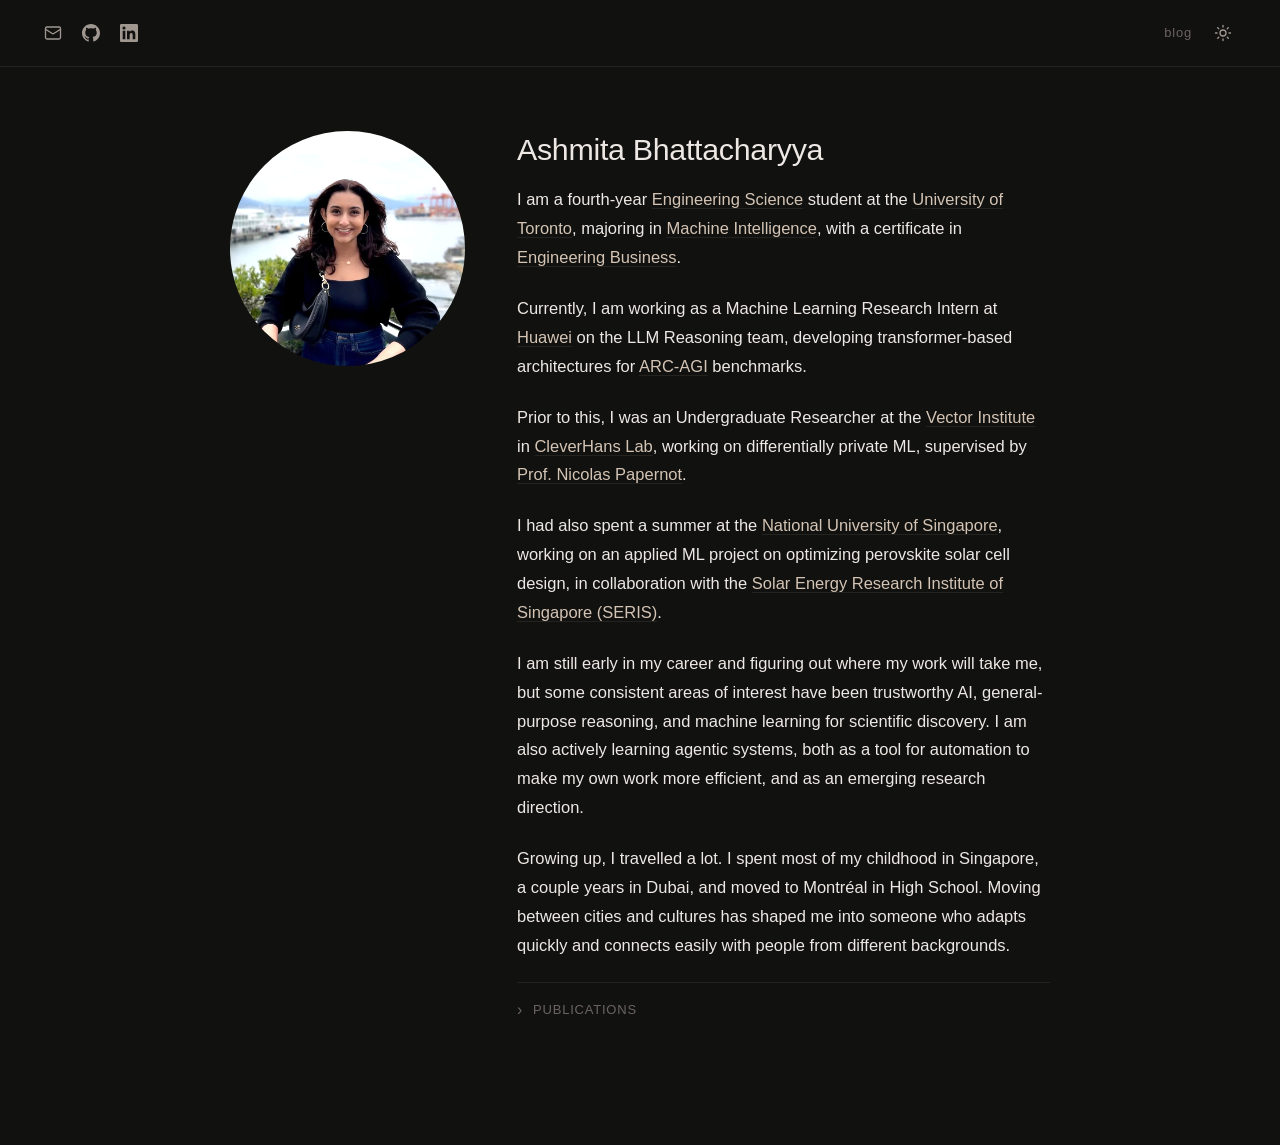
<file: index.html>
<!DOCTYPE html>
<html lang="en" data-theme="dark">
<head>
    <meta charset="UTF-8">
    <meta name="viewport" content="width=device-width, initial-scale=1.0">
    <title>Ashmita Bhattacharyya</title>
    <link rel="stylesheet" href="styles.css">
</head>
<body>
    <header>
        <div class="header-left">
            <a href="mailto:ashmita.bhattacharyya@mail.utoronto.ca" aria-label="Email">
                <svg xmlns="http://www.w3.org/2000/svg" viewBox="0 0 24 24" fill="none" stroke="currentColor" stroke-width="1.75" stroke-linecap="round" stroke-linejoin="round"><rect x="2" y="4" width="20" height="16" rx="2"/><path d="m22 7-8.97 5.7a1.94 1.94 0 0 1-2.06 0L2 7"/></svg>
            </a>
            <a href="https://github.com/ashmxta" aria-label="GitHub" target="_blank" rel="noopener">
                <svg xmlns="http://www.w3.org/2000/svg" viewBox="0 0 24 24" fill="currentColor"><path d="M12 0C5.37 0 0 5.37 0 12c0 5.3 3.438 9.8 8.205 11.385.6.113.82-.258.82-.577 0-.285-.01-1.04-.015-2.04-3.338.724-4.042-1.61-4.042-1.61-.546-1.385-1.335-1.755-1.335-1.755-1.087-.744.084-.729.084-.729 1.205.084 1.838 1.236 1.838 1.236 1.07 1.835 2.809 1.305 3.495.998.108-.776.417-1.305.76-1.605-2.665-.3-5.466-1.332-5.466-5.93 0-1.31.465-2.38 1.235-3.22-.135-.303-.54-1.523.105-3.176 0 0 1.005-.322 3.3 1.23.96-.267 1.98-.399 3-.405 1.02.006 2.04.138 3 .405 2.28-1.552 3.285-1.23 3.285-1.23.645 1.653.24 2.873.12 3.176.765.84 1.23 1.91 1.23 3.22 0 4.61-2.805 5.625-5.475 5.92.42.36.81 1.096.81 2.22 0 1.606-.015 2.896-.015 3.286 0 .315.21.69.825.57C20.565 21.795 24 17.295 24 12c0-6.63-5.37-12-12-12"/></svg>
            </a>
            <a href="https://www.linkedin.com/in/ashmita-uoft/" aria-label="LinkedIn" target="_blank" rel="noopener">
                <svg xmlns="http://www.w3.org/2000/svg" viewBox="0 0 24 24" fill="currentColor"><path d="M20.447 20.452h-3.554v-5.569c0-1.328-.027-3.037-1.852-3.037-1.853 0-2.136 1.445-2.136 2.939v5.667H9.351V9h3.414v1.561h.046c.477-.9 1.637-1.85 3.37-1.85 3.601 0 4.267 2.37 4.267 5.455v6.286zM5.337 7.433a2.062 2.062 0 0 1-2.063-2.065 2.064 2.064 0 1 1 2.063 2.065zm1.782 13.019H3.555V9h3.564v11.452zM22.225 0H1.771C.792 0 0 .774 0 1.729v20.542C0 23.227.792 24 1.771 24h20.451C23.2 24 24 23.227 24 22.271V1.729C24 .774 23.2 0 22.222 0h.003z"/></svg>
            </a>
        </div>
        <div class="header-right">
            <a href="blog.html" class="blog-link">blog</a>
            <button class="theme-toggle" aria-label="Toggle theme">
            <svg class="icon-sun" xmlns="http://www.w3.org/2000/svg" viewBox="0 0 24 24" fill="none" stroke="currentColor" stroke-width="1.75" stroke-linecap="round" stroke-linejoin="round"><circle cx="12" cy="12" r="4"/><path d="M12 2v2M12 20v2M4.93 4.93l1.41 1.41M17.66 17.66l1.41 1.41M2 12h2M20 12h2M6.34 17.66l-1.41 1.41M19.07 4.93l-1.41 1.41"/></svg>
            <svg class="icon-moon" xmlns="http://www.w3.org/2000/svg" viewBox="0 0 24 24" fill="none" stroke="currentColor" stroke-width="1.75" stroke-linecap="round" stroke-linejoin="round"><path d="M12 3a6 6 0 0 0 9 9 9 9 0 1 1-9-9z"/></svg>
        </button>
        </div>
    </header>

    <main>
        <div class="layout">
            <aside class="photo-col">
                <img class="headshot" src="headshot.jpeg" alt="Ashmita Bhattacharyya">
            </aside>
            <div class="text-col">
                <h1>Ashmita Bhattacharyya</h1>

                <p>I am a fourth-year <a href="https://engsci.utoronto.ca/program/what-is-engsci/" target="_blank" rel="noopener">Engineering Science</a> student at the <a href="https://www.utoronto.ca/" target="_blank" rel="noopener">University of Toronto</a>, majoring in <a href="https://engsci.utoronto.ca/program/majors/machine-intelligence/" target="_blank" rel="noopener">Machine Intelligence</a>, with a certificate in <a href="https://undergrad.engineering.utoronto.ca/academics-registration/engineering-minors-certificates/engineering-business-certificate/" target="_blank" rel="noopener">Engineering Business</a>.</p>

                <p>Currently, I am working as a Machine Learning Research Intern at <a href="https://www.huawei.com/en/corporate-information" target="_blank" rel="noopener"><strong>Huawei</strong></a> on the LLM Reasoning team, developing transformer-based architectures for <a href="https://arcprize.org/arc-agi" target="_blank" rel="noopener">ARC-AGI</a> benchmarks.</p>

                <p>Prior to this, I was an Undergraduate Researcher at the <a href="https://vectorinstitute.ai/" target="_blank" rel="noopener"><strong>Vector Institute</strong></a> in <a href="https://cleverhans.io/" target="_blank" rel="noopener">CleverHans Lab</a>, working on differentially private ML, supervised by <a href="https://www.papernot.fr/" target="_blank" rel="noopener">Prof. Nicolas Papernot</a>.</p>

                <p>I had also spent a summer at the <a href="https://www.nus.edu.sg/" target="_blank" rel="noopener">National University of Singapore</a>, working on an applied ML project on optimizing perovskite solar cell design, in collaboration with the <a href="https://www.seris.nus.edu.sg/" target="_blank" rel="noopener">Solar Energy Research Institute of Singapore (SERIS)</a>.</p>

                <p>I am still early in my career and figuring out where my work will take me, but some consistent areas of interest have been trustworthy AI, general-purpose reasoning, and machine learning for scientific discovery. I am also actively learning agentic systems, both as a tool for automation to make my own work more efficient, and as an emerging research direction.</p>

                <p>Growing up, I travelled a lot. I spent most of my childhood in Singapore, a couple years in Dubai, and moved to Montréal in High School. Moving between cities and cultures has shaped me into someone who adapts quickly and connects easily with people from different backgrounds.</p>

                <details>
                    <summary>Publications</summary>
                    <div class="details-content">
                        <div class="publication">
                            <span class="pub-venue">ICLR 2026, LIT Workshop</span>
                            <p><a href="https://openreview.net/forum?id=o1KnUEh8Nj#discussion" target="_blank" rel="noopener"><em>One Step Forward and K Steps Back: Better Reasoning with Denoising Recursion Models</em></a></p>
                        </div>
                        <div class="publication">
                            <span class="pub-venue">ICML 2025, TPDP Workshop</span>
                            <p><a href="https://arxiv.org/abs/2505.18786" target="_blank" rel="noopener"><em>Leveraging Per-Instance Privacy for Machine Unlearning</em></a></p>
                        </div>
                    </div>
                </details>
            </div>
        </div>
    </main>



    <script>
        const toggle = document.querySelector('.theme-toggle');
        const html = document.documentElement;
        toggle.addEventListener('click', () => {
            html.dataset.theme = html.dataset.theme === 'dark' ? 'light' : 'dark';
        });
    </script>
</body>
</html>
</file>
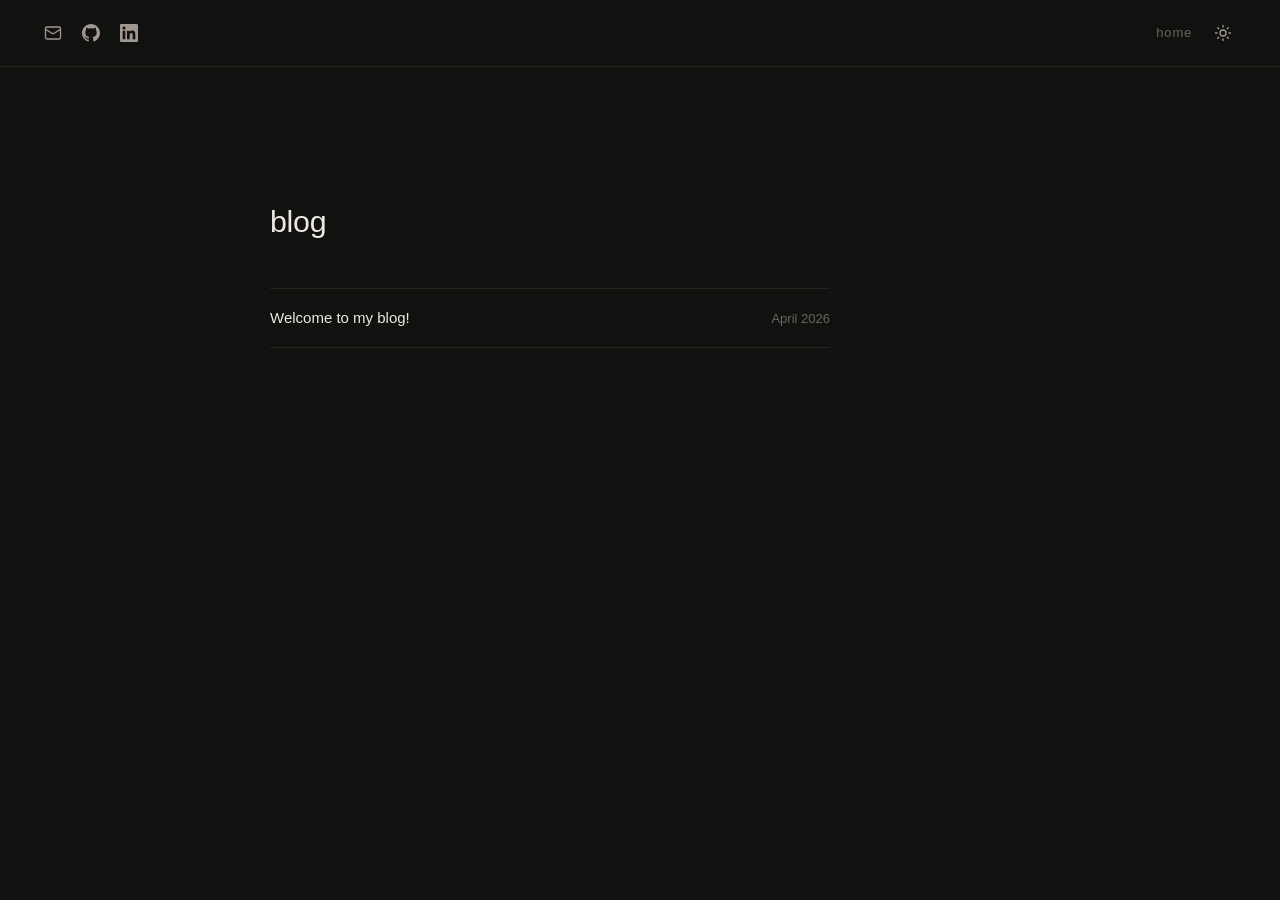
<file: blog.html>
<!DOCTYPE html>
<html lang="en" data-theme="dark">
<head>
    <meta charset="UTF-8">
    <meta name="viewport" content="width=device-width, initial-scale=1.0">
    <title>Blog — Ashmita Bhattacharyya</title>
    <link rel="stylesheet" href="styles.css?v=2">
</head>
<body>
    <header>
        <div class="header-left">
            <a href="mailto:ashmita.bhattacharyya@mail.utoronto.ca" aria-label="Email">
                <svg xmlns="http://www.w3.org/2000/svg" viewBox="0 0 24 24" fill="none" stroke="currentColor" stroke-width="1.75" stroke-linecap="round" stroke-linejoin="round"><rect x="2" y="4" width="20" height="16" rx="2"/><path d="m22 7-8.97 5.7a1.94 1.94 0 0 1-2.06 0L2 7"/></svg>
            </a>
            <a href="https://github.com/ashmxta" aria-label="GitHub" target="_blank" rel="noopener">
                <svg xmlns="http://www.w3.org/2000/svg" viewBox="0 0 24 24" fill="currentColor"><path d="M12 0C5.37 0 0 5.37 0 12c0 5.3 3.438 9.8 8.205 11.385.6.113.82-.258.82-.577 0-.285-.01-1.04-.015-2.04-3.338.724-4.042-1.61-4.042-1.61-.546-1.385-1.335-1.755-1.335-1.755-1.087-.744.084-.729.084-.729 1.205.084 1.838 1.236 1.838 1.236 1.07 1.835 2.809 1.305 3.495.998.108-.776.417-1.305.76-1.605-2.665-.3-5.466-1.332-5.466-5.93 0-1.31.465-2.38 1.235-3.22-.135-.303-.54-1.523.105-3.176 0 0 1.005-.322 3.3 1.23.96-.267 1.98-.399 3-.405 1.02.006 2.04.138 3 .405 2.28-1.552 3.285-1.23 3.285-1.23.645 1.653.24 2.873.12 3.176.765.84 1.23 1.91 1.23 3.22 0 4.61-2.805 5.625-5.475 5.92.42.36.81 1.096.81 2.22 0 1.606-.015 2.896-.015 3.286 0 .315.21.69.825.57C20.565 21.795 24 17.295 24 12c0-6.63-5.37-12-12-12"/></svg>
            </a>
            <a href="https://www.linkedin.com/in/ashmita-uoft/" aria-label="LinkedIn" target="_blank" rel="noopener">
                <svg xmlns="http://www.w3.org/2000/svg" viewBox="0 0 24 24" fill="currentColor"><path d="M20.447 20.452h-3.554v-5.569c0-1.328-.027-3.037-1.852-3.037-1.853 0-2.136 1.445-2.136 2.939v5.667H9.351V9h3.414v1.561h.046c.477-.9 1.637-1.85 3.37-1.85 3.601 0 4.267 2.37 4.267 5.455v6.286zM5.337 7.433a2.062 2.062 0 0 1-2.063-2.065 2.064 2.064 0 1 1 2.063 2.065zm1.782 13.019H3.555V9h3.564v11.452zM22.225 0H1.771C.792 0 0 .774 0 1.729v20.542C0 23.227.792 24 1.771 24h20.451C23.2 24 24 23.227 24 22.271V1.729C24 .774 23.2 0 22.222 0h.003z"/></svg>
            </a>
        </div>
        <div class="header-right">
            <a href="index.html" class="blog-link">home</a>
            <button class="theme-toggle" aria-label="Toggle theme">
                <svg class="icon-sun" xmlns="http://www.w3.org/2000/svg" viewBox="0 0 24 24" fill="none" stroke="currentColor" stroke-width="1.75" stroke-linecap="round" stroke-linejoin="round"><circle cx="12" cy="12" r="4"/><path d="M12 2v2M12 20v2M4.93 4.93l1.41 1.41M17.66 17.66l1.41 1.41M2 12h2M20 12h2M6.34 17.66l-1.41 1.41M19.07 4.93l-1.41 1.41"/></svg>
                <svg class="icon-moon" xmlns="http://www.w3.org/2000/svg" viewBox="0 0 24 24" fill="none" stroke="currentColor" stroke-width="1.75" stroke-linecap="round" stroke-linejoin="round"><path d="M12 3a6 6 0 0 0 9 9 9 9 0 1 1-9-9z"/></svg>
            </button>
        </div>
    </header>

    <main>
        <div class="blog-index-container">
            <h1 class="blog-index-title">blog</h1>
            <ul class="post-list">
                <li class="post-item">
                    <a href="blog/welcome.html" class="post-item-link">
                        <span class="post-item-title">Welcome to my blog!</span>
                        <span class="post-item-date">April 2026</span>
                    </a>
                </li>

            </ul>
        </div>
    </main>



    <script>
        const toggle = document.querySelector('.theme-toggle');
        const html = document.documentElement;
        toggle.addEventListener('click', () => {
            html.dataset.theme = html.dataset.theme === 'dark' ? 'light' : 'dark';
        });
    </script>
</body>
</html>
</file>
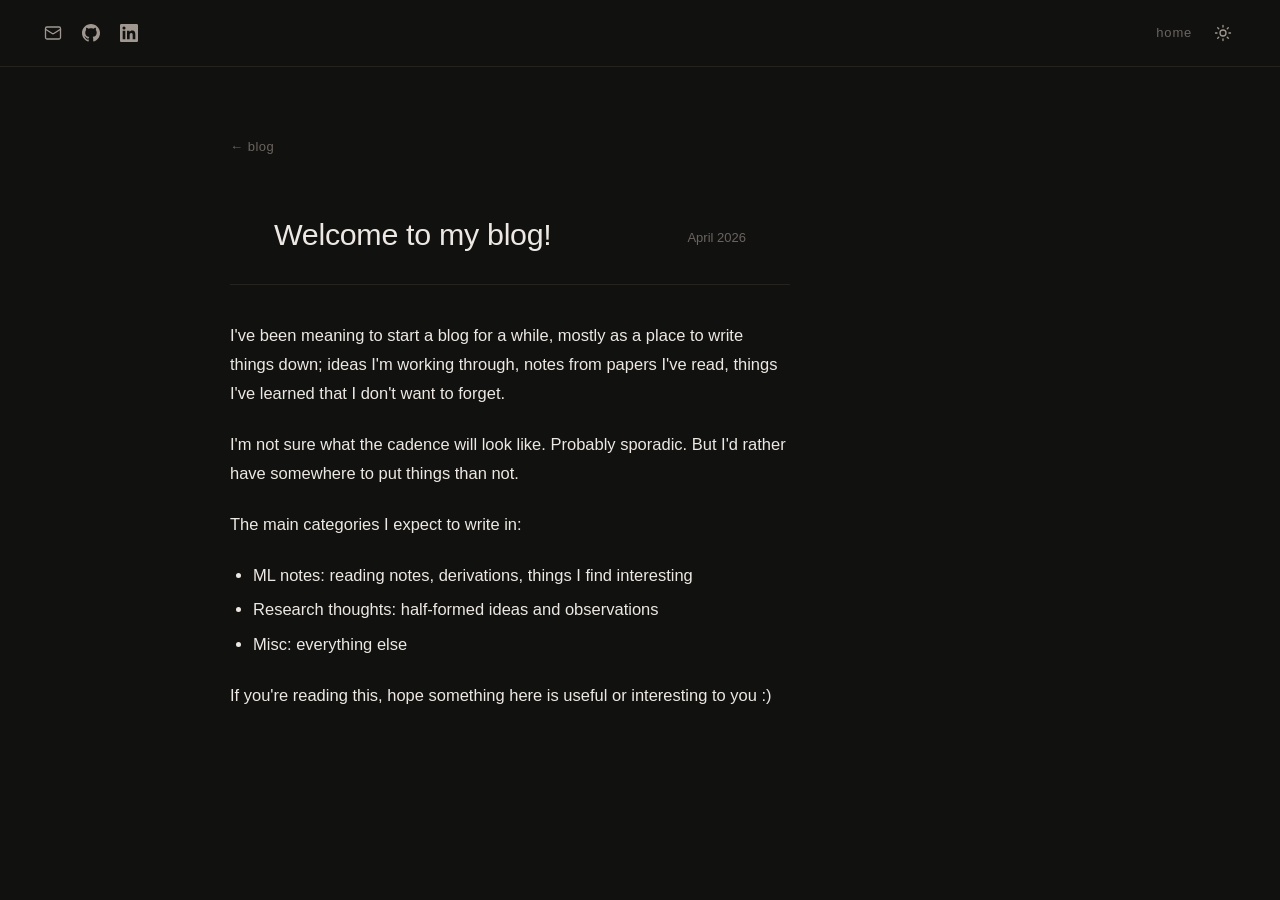
<file: blog/blog-0.html>
<!DOCTYPE html>
<html lang="en" data-theme="dark">
<head>
    <meta charset="UTF-8">
    <meta name="viewport" content="width=device-width, initial-scale=1.0">
    <title>Welcome to my blog! — Ashmita Bhattacharyya</title>
    <link rel="stylesheet" href="../styles.css">
</head>
<body>
    <header>
        <div class="header-left">
            <a href="mailto:ashmita.bhattacharyya@mail.utoronto.ca" aria-label="Email">
                <svg xmlns="http://www.w3.org/2000/svg" viewBox="0 0 24 24" fill="none" stroke="currentColor" stroke-width="1.75" stroke-linecap="round" stroke-linejoin="round"><rect x="2" y="4" width="20" height="16" rx="2"/><path d="m22 7-8.97 5.7a1.94 1.94 0 0 1-2.06 0L2 7"/></svg>
            </a>
            <a href="https://github.com/ashmxta" aria-label="GitHub" target="_blank" rel="noopener">
                <svg xmlns="http://www.w3.org/2000/svg" viewBox="0 0 24 24" fill="currentColor"><path d="M12 0C5.37 0 0 5.37 0 12c0 5.3 3.438 9.8 8.205 11.385.6.113.82-.258.82-.577 0-.285-.01-1.04-.015-2.04-3.338.724-4.042-1.61-4.042-1.61-.546-1.385-1.335-1.755-1.335-1.755-1.087-.744.084-.729.084-.729 1.205.084 1.838 1.236 1.838 1.236 1.07 1.835 2.809 1.305 3.495.998.108-.776.417-1.305.76-1.605-2.665-.3-5.466-1.332-5.466-5.93 0-1.31.465-2.38 1.235-3.22-.135-.303-.54-1.523.105-3.176 0 0 1.005-.322 3.3 1.23.96-.267 1.98-.399 3-.405 1.02.006 2.04.138 3 .405 2.28-1.552 3.285-1.23 3.285-1.23.645 1.653.24 2.873.12 3.176.765.84 1.23 1.91 1.23 3.22 0 4.61-2.805 5.625-5.475 5.92.42.36.81 1.096.81 2.22 0 1.606-.015 2.896-.015 3.286 0 .315.21.69.825.57C20.565 21.795 24 17.295 24 12c0-6.63-5.37-12-12-12"/></svg>
            </a>
            <a href="https://www.linkedin.com/in/ashmita-uoft/" aria-label="LinkedIn" target="_blank" rel="noopener">
                <svg xmlns="http://www.w3.org/2000/svg" viewBox="0 0 24 24" fill="currentColor"><path d="M20.447 20.452h-3.554v-5.569c0-1.328-.027-3.037-1.852-3.037-1.853 0-2.136 1.445-2.136 2.939v5.667H9.351V9h3.414v1.561h.046c.477-.9 1.637-1.85 3.37-1.85 3.601 0 4.267 2.37 4.267 5.455v6.286zM5.337 7.433a2.062 2.062 0 0 1-2.063-2.065 2.064 2.064 0 1 1 2.063 2.065zm1.782 13.019H3.555V9h3.564v11.452zM22.225 0H1.771C.792 0 0 .774 0 1.729v20.542C0 23.227.792 24 1.771 24h20.451C23.2 24 24 23.227 24 22.271V1.729C24 .774 23.2 0 22.222 0h.003z"/></svg>
            </a>
        </div>
        <div class="header-right">
            <a href="../index.html" class="blog-link">home</a>
            <button class="theme-toggle" aria-label="Toggle theme">
                <svg class="icon-sun" xmlns="http://www.w3.org/2000/svg" viewBox="0 0 24 24" fill="none" stroke="currentColor" stroke-width="1.75" stroke-linecap="round" stroke-linejoin="round"><circle cx="12" cy="12" r="4"/><path d="M12 2v2M12 20v2M4.93 4.93l1.41 1.41M17.66 17.66l1.41 1.41M2 12h2M20 12h2M6.34 17.66l-1.41 1.41M19.07 4.93l-1.41 1.41"/></svg>
                <svg class="icon-moon" xmlns="http://www.w3.org/2000/svg" viewBox="0 0 24 24" fill="none" stroke="currentColor" stroke-width="1.75" stroke-linecap="round" stroke-linejoin="round"><path d="M12 3a6 6 0 0 0 9 9 9 9 0 1 1-9-9z"/></svg>
            </button>
        </div>
    </header>

    <main class="post-main">
        <div class="post-container">
            <nav class="post-breadcrumb">
                <a href="../blog.html">← blog</a>
            </nav>
            <article>
                <header class="post-header">
                    <h1 class="post-title">Welcome to my blog!</h1>
                    <time class="post-date">April 2026</time>
                </header>
                <div class="post-body">
                    <p>I've been meaning to start a blog for a while, mostly as a place to write things down; ideas I'm working through, notes from papers I've read, things I've learned that I don't want to forget.</p>

                    <p>I'm not sure what the cadence will look like. Probably sporadic. But I'd rather have somewhere to put things than not.</p>

                    <p>The main categories I expect to write in:</p>
                    <ul>
                        <li>ML notes: reading notes, derivations, things I find interesting</li>
                        <li>Research thoughts: half-formed ideas and observations</li>
                        <li>Misc: everything else</li>
                    </ul>

                    <p>If you're reading this, hope something here is useful or interesting to you :)</p>
                </div>
            </article>
        </div>
    </main>



    <script>
        const toggle = document.querySelector('.theme-toggle');
        const html = document.documentElement;
        toggle.addEventListener('click', () => {
            html.dataset.theme = html.dataset.theme === 'dark' ? 'light' : 'dark';
        });
    </script>
</body>
</html>
</file>
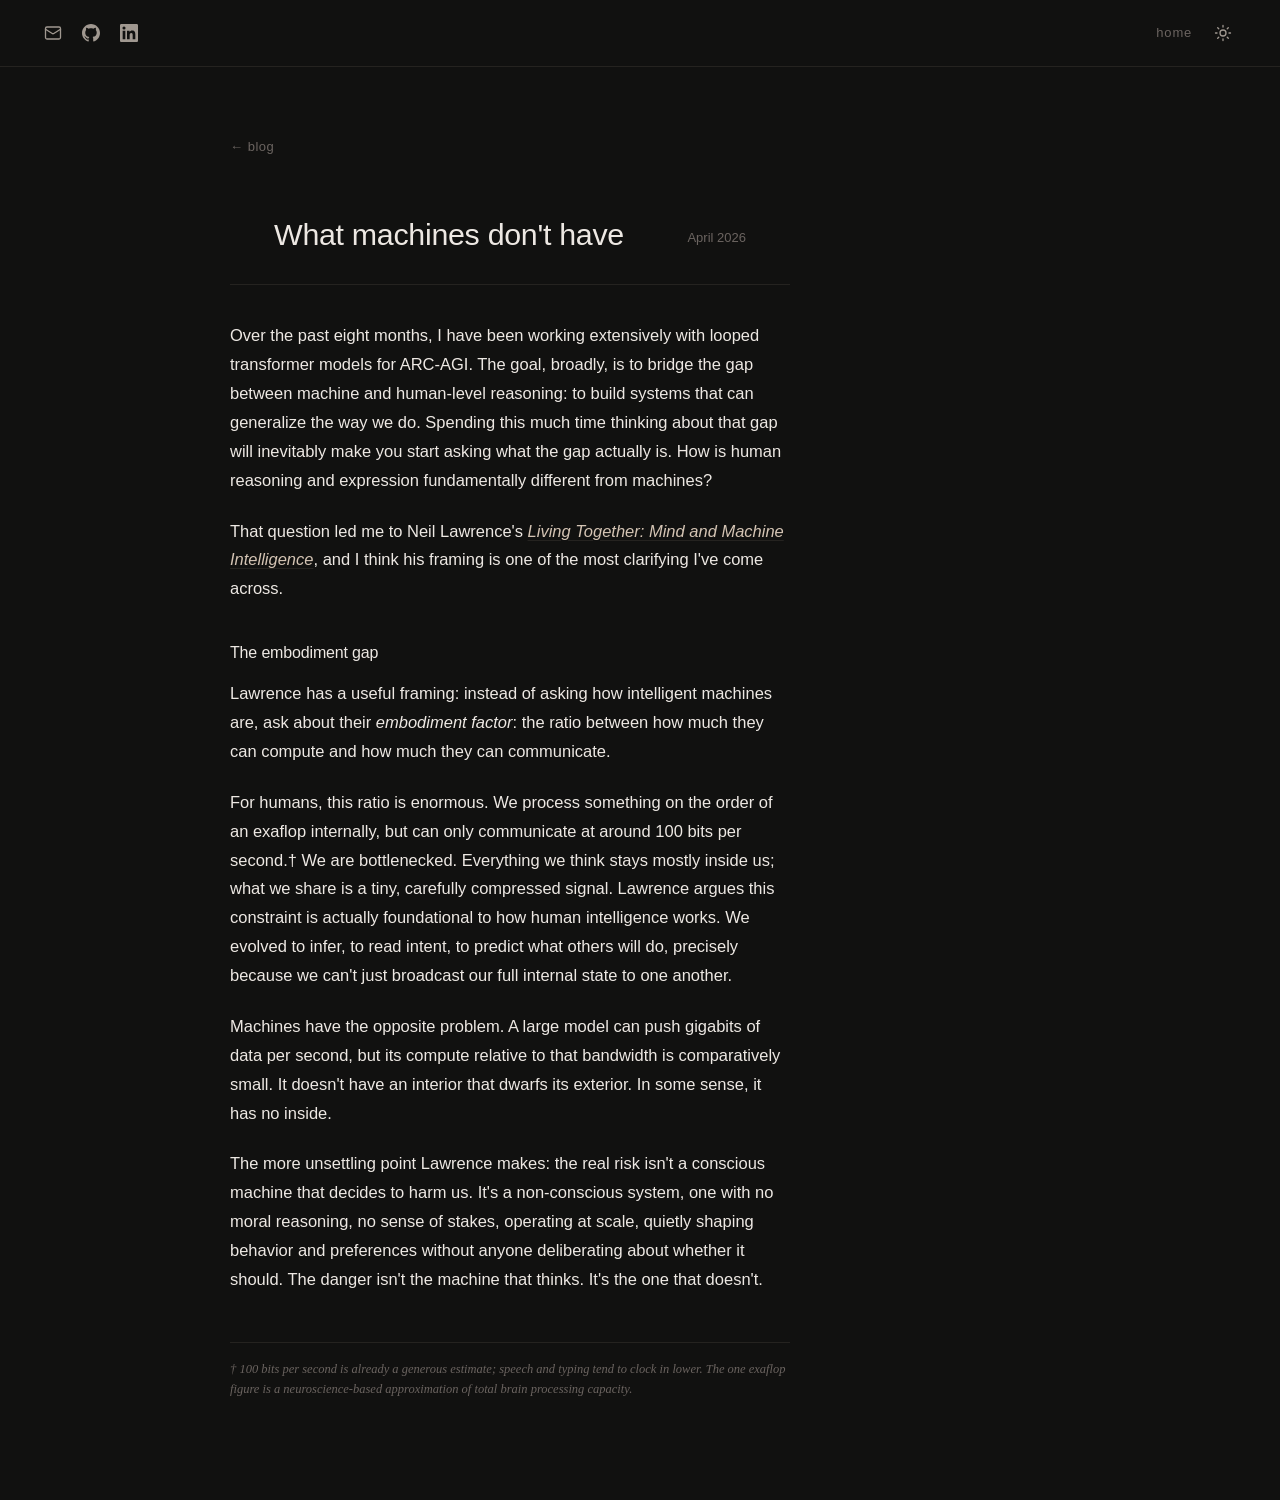
<file: blog/blog-1.html>
<!DOCTYPE html>
<html lang="en" data-theme="dark">
<head>
    <meta charset="UTF-8">
    <meta name="viewport" content="width=device-width, initial-scale=1.0">
    <title>What machines don't have — Ashmita Bhattacharyya</title>
    <link rel="stylesheet" href="../styles.css">
</head>
<body>
    <header>
        <div class="header-left">
            <a href="mailto:ashmita.bhattacharyya@mail.utoronto.ca" aria-label="Email">
                <svg xmlns="http://www.w3.org/2000/svg" viewBox="0 0 24 24" fill="none" stroke="currentColor" stroke-width="1.75" stroke-linecap="round" stroke-linejoin="round"><rect x="2" y="4" width="20" height="16" rx="2"/><path d="m22 7-8.97 5.7a1.94 1.94 0 0 1-2.06 0L2 7"/></svg>
            </a>
            <a href="https://github.com/ashmxta" aria-label="GitHub" target="_blank" rel="noopener">
                <svg xmlns="http://www.w3.org/2000/svg" viewBox="0 0 24 24" fill="currentColor"><path d="M12 0C5.37 0 0 5.37 0 12c0 5.3 3.438 9.8 8.205 11.385.6.113.82-.258.82-.577 0-.285-.01-1.04-.015-2.04-3.338.724-4.042-1.61-4.042-1.61-.546-1.385-1.335-1.755-1.335-1.755-1.087-.744.084-.729.084-.729 1.205.084 1.838 1.236 1.838 1.236 1.07 1.835 2.809 1.305 3.495.998.108-.776.417-1.305.76-1.605-2.665-.3-5.466-1.332-5.466-5.93 0-1.31.465-2.38 1.235-3.22-.135-.303-.54-1.523.105-3.176 0 0 1.005-.322 3.3 1.23.96-.267 1.98-.399 3-.405 1.02.006 2.04.138 3 .405 2.28-1.552 3.285-1.23 3.285-1.23.645 1.653.24 2.873.12 3.176.765.84 1.23 1.91 1.23 3.22 0 4.61-2.805 5.625-5.475 5.92.42.36.81 1.096.81 2.22 0 1.606-.015 2.896-.015 3.286 0 .315.21.69.825.57C20.565 21.795 24 17.295 24 12c0-6.63-5.37-12-12-12"/></svg>
            </a>
            <a href="https://www.linkedin.com/in/ashmita-uoft/" aria-label="LinkedIn" target="_blank" rel="noopener">
                <svg xmlns="http://www.w3.org/2000/svg" viewBox="0 0 24 24" fill="currentColor"><path d="M20.447 20.452h-3.554v-5.569c0-1.328-.027-3.037-1.852-3.037-1.853 0-2.136 1.445-2.136 2.939v5.667H9.351V9h3.414v1.561h.046c.477-.9 1.637-1.85 3.37-1.85 3.601 0 4.267 2.37 4.267 5.455v6.286zM5.337 7.433a2.062 2.062 0 0 1-2.063-2.065 2.064 2.064 0 1 1 2.063 2.065zm1.782 13.019H3.555V9h3.564v11.452zM22.225 0H1.771C.792 0 0 .774 0 1.729v20.542C0 23.227.792 24 1.771 24h20.451C23.2 24 24 23.227 24 22.271V1.729C24 .774 23.2 0 22.222 0h.003z"/></svg>
            </a>
        </div>
        <div class="header-right">
            <a href="../index.html" class="blog-link">home</a>
            <button class="theme-toggle" aria-label="Toggle theme">
                <svg class="icon-sun" xmlns="http://www.w3.org/2000/svg" viewBox="0 0 24 24" fill="none" stroke="currentColor" stroke-width="1.75" stroke-linecap="round" stroke-linejoin="round"><circle cx="12" cy="12" r="4"/><path d="M12 2v2M12 20v2M4.93 4.93l1.41 1.41M17.66 17.66l1.41 1.41M2 12h2M20 12h2M6.34 17.66l-1.41 1.41M19.07 4.93l-1.41 1.41"/></svg>
                <svg class="icon-moon" xmlns="http://www.w3.org/2000/svg" viewBox="0 0 24 24" fill="none" stroke="currentColor" stroke-width="1.75" stroke-linecap="round" stroke-linejoin="round"><path d="M12 3a6 6 0 0 0 9 9 9 9 0 1 1-9-9z"/></svg>
            </button>
        </div>
    </header>

    <main class="post-main">
        <div class="post-container">
            <nav class="post-breadcrumb">
                <a href="../blog.html">← blog</a>
            </nav>
            <article>
                <header class="post-header">
                    <h1 class="post-title">What machines don't have</h1>
                    <time class="post-date">April 2026</time>
                </header>
                <div class="post-body">
                    <p>Over the past eight months, I have been working extensively with looped transformer models for ARC-AGI. The goal, broadly, is to bridge the gap between machine and human-level reasoning: to build systems that can generalize the way we do. Spending this much time thinking about that gap will inevitably make you start asking what the gap actually is. How is human reasoning and expression fundamentally different from machines?</p>

                    <p>That question led me to Neil Lawrence's <a href="https://arxiv.org/abs/1705.07996" target="_blank" rel="noopener"><em>Living Together: Mind and Machine Intelligence</em></a>, and I think his framing is one of the most clarifying I've come across.</p>

                    <h2>The embodiment gap</h2>

                    <p>Lawrence has a useful framing: instead of asking how intelligent machines are, ask about their <em>embodiment factor</em>: the ratio between how much they can compute and how much they can communicate.</p>

                    <p>For humans, this ratio is enormous. We process something on the order of an exaflop internally, but can only communicate at around 100 bits per second.† We are bottlenecked. Everything we think stays mostly inside us; what we share is a tiny, carefully compressed signal. Lawrence argues this constraint is actually foundational to how human intelligence works. We evolved to infer, to read intent, to predict what others will do, precisely because we can't just broadcast our full internal state to one another.</p>

                    <p>Machines have the opposite problem. A large model can push gigabits of data per second, but its compute relative to that bandwidth is comparatively small. It doesn't have an interior that dwarfs its exterior. In some sense, it has no inside.</p>

                    <p>The more unsettling point Lawrence makes: the real risk isn't a conscious machine that decides to harm us. It's a non-conscious system, one with no moral reasoning, no sense of stakes, operating at scale, quietly shaping behavior and preferences without anyone deliberating about whether it should. The danger isn't the machine that thinks. It's the one that doesn't.</p>
                </div>
            </article>
            <p class="post-footnote">† 100 bits per second is already a generous estimate; speech and typing tend to clock in lower. The one exaflop figure is a neuroscience-based approximation of total brain processing capacity.</p>
        </div>
    </main>



    <script>
        const toggle = document.querySelector('.theme-toggle');
        const html = document.documentElement;
        toggle.addEventListener('click', () => {
            html.dataset.theme = html.dataset.theme === 'dark' ? 'light' : 'dark';
        });
    </script>
</body>
</html>
</file>
<file: styles.css>
/* ── Fonts ─────────────────────────────────────────────────────── */
/* Inter: body, Lora: headings */

/* ── Theme tokens ──────────────────────────────────────────────── */
[data-theme="dark"] {
    --bg:           #111110;
    --bg-header:    #111110;
    --surface:      #161614;
    --text:         #ede8e3;
    --text-dim:     #a09890;
    --muted:        #6b6460;
    --border:       #252320;
    --link:         #d4c4b4;
    --link-hover:   #ede8e3;
    --accent:       #c9a97a;
}

[data-theme="light"] {
    --bg:           #f7f4f0;
    --bg-header:    #f7f4f0;
    --surface:      #f0ece7;
    --text:         #1c1917;
    --text-dim:     #57534e;
    --muted:        #a8a29e;
    --border:       #e2ddd8;
    --link:         #292524;
    --link-hover:   #000;
    --accent:       #9a6f3a;
}

/* ── Reset ─────────────────────────────────────────────────────── */
*, *::before, *::after {
    box-sizing: border-box;
    margin: 0;
    padding: 0;
}

/* ── Base ──────────────────────────────────────────────────────── */
body {
    font-family: 'Geist', -apple-system, BlinkMacSystemFont, sans-serif;
    font-weight: 400;
    background: var(--bg);
    color: var(--text);
    font-size: 16.5px;
    line-height: 1.75;
    transition: background 0.25s ease, color 0.25s ease;
    -webkit-font-smoothing: antialiased;
}

/* ── Header ────────────────────────────────────────────────────── */
header {
    display: flex;
    justify-content: space-between;
    align-items: center;
    padding: 20px 44px;
    border-bottom: 1px solid var(--border);
    position: sticky;
    top: 0;
    background: var(--bg-header);
    z-index: 100;
    transition: background 0.25s ease, border-color 0.25s ease;
}

.header-left {
    display: flex;
    gap: 20px;
    align-items: center;
}

.header-left a {
    color: var(--text-dim);
    display: flex;
    align-items: center;
    transition: color 0.15s;
}

.header-left a:hover {
    color: var(--text);
}

.header-left svg {
    width: 18px;
    height: 18px;
}

/* ── Header right ──────────────────────────────────────────────── */
.header-right {
    display: flex;
    align-items: center;
    gap: 18px;
}

.blog-link {
    font-size: 13px;
    font-weight: 500;
    letter-spacing: 0.06em;
    text-transform: lowercase;
    color: var(--muted);
    text-decoration: none;
    transition: color 0.15s;
}

.blog-link:hover {
    color: var(--text);
}

/* ── Theme toggle ──────────────────────────────────────────────── */
.theme-toggle {
    background: none;
    border: none;
    cursor: pointer;
    color: var(--text-dim);
    padding: 4px;
    display: flex;
    align-items: center;
    transition: color 0.15s;
}

.theme-toggle:hover {
    color: var(--text);
}

.theme-toggle svg {
    width: 18px;
    height: 18px;
}

[data-theme="dark"]  .icon-moon { display: none; }
[data-theme="dark"]  .icon-sun  { display: block; }
[data-theme="light"] .icon-sun  { display: none; }
[data-theme="light"] .icon-moon { display: block; }

/* ── Layout ────────────────────────────────────────────────────── */
main {
    max-width: 900px;
    margin: 0 auto;
    padding: 64px 40px 100px;
}

.layout {
    display: flex;
    gap: 52px;
    align-items: flex-start;
}

.photo-col {
    flex-shrink: 0;
    width: 235px;
}

.headshot {
    width: 235px;
    height: 235px;
    border-radius: 50%;
    object-fit: cover;
    object-position: center top;
    display: block;
    filter: grayscale(8%) brightness(1.25);
}

.text-col {
    flex: 1;
    min-width: 0;
}

.text-col h1 {
    font-family: 'Geist', -apple-system, BlinkMacSystemFont, sans-serif;
    font-size: 1.9rem;
    font-weight: 500;
    line-height: 1.2;
    color: var(--text);
    margin-bottom: 18px;
    letter-spacing: -0.01em;
}

/* ── Content ───────────────────────────────────────────────────── */
.text-col p {
    margin-bottom: 22px;
    color: var(--text);
}

.text-col strong {
    font-weight: 500;
}

.text-col a {
    color: var(--link);
    text-decoration: underline;
    text-underline-offset: 3px;
    text-decoration-color: var(--border);
    transition: color 0.15s, text-decoration-color 0.15s;
}

.text-col a:hover {
    color: var(--link-hover);
    text-decoration-color: var(--text-dim);
}

/* ── Collapsibles ──────────────────────────────────────────────── */
details {
    margin-bottom: 22px;
    border-top: 1px solid var(--border);
    padding-top: 16px;
    transition: border-color 0.25s ease;
}

summary {
    cursor: pointer;
    list-style: none;
    display: flex;
    align-items: center;
    gap: 10px;
    font-size: 13px;
    font-weight: 500;
    letter-spacing: 0.06em;
    text-transform: uppercase;
    color: var(--muted);
    padding-bottom: 2px;
    user-select: none;
    width: fit-content;
    transition: color 0.15s;
}

summary:hover {
    color: var(--text-dim);
}

summary::-webkit-details-marker {
    display: none;
}

summary::before {
    content: '›';
    font-size: 16px;
    line-height: 1;
    display: inline-block;
    transition: transform 0.18s ease;
}

details[open] summary::before {
    transform: rotate(90deg);
}

.details-content {
    padding: 20px 0 4px 0;
}

/* internship entries */
.internship {
    margin-bottom: 6px;
}

.internship-header {
    display: flex;
    justify-content: space-between;
    align-items: baseline;
    gap: 12px;
    margin-bottom: 3px;
    flex-wrap: wrap;
}

.org {
    font-weight: 500;
    font-size: 14.5px;
    color: var(--text);
}

.date {
    font-size: 13px;
    color: var(--muted);
    white-space: nowrap;
    font-weight: 300;
}

.role {
    font-size: 13px;
    color: var(--muted);
    margin-bottom: 10px;
    font-weight: 300;
}

.internship p {
    font-size: 14.5px;
    color: var(--text-dim);
    line-height: 1.75;
}

/* publications */
.publication {
    margin-bottom: 20px;
}

.publication:last-child {
    margin-bottom: 0;
}

.pub-venue {
    display: block;
    font-size: 12px;
    font-weight: 500;
    letter-spacing: 0.05em;
    text-transform: uppercase;
    color: var(--accent);
    margin-bottom: 4px;
}

.publication p {
    font-size: 14.5px;
    color: var(--text-dim);
    line-height: 1.65;
}

.publication p em {
    font-family: 'Geist', -apple-system, BlinkMacSystemFont, sans-serif;
    font-size: 15px;
    color: var(--text);
    font-style: italic;
}

.publication a {
    color: var(--text);
    text-decoration: underline;
    text-underline-offset: 3px;
    text-decoration-color: var(--border);
    transition: text-decoration-color 0.15s;
}

.publication a:hover {
    text-decoration-color: var(--text-dim);
}

/* awards */
.awards-list {
    list-style: none;
    padding: 0;
}

.awards-list li {
    font-size: 14.5px;
    color: var(--text-dim);
    line-height: 1.65;
    padding: 8px 0;
    border-bottom: 1px solid var(--border);
    display: flex;
    gap: 10px;
    flex-wrap: wrap;
}

.awards-list li:last-child {
    border-bottom: none;
}

.award-name {
    font-weight: 500;
    color: var(--text);
    white-space: nowrap;
}

/* ── Blog index ────────────────────────────────────────────────── */
.blog-index-container {
    max-width: 640px;
    margin: 0;
    padding: 64px 40px 100px;
}

.blog-index-title {
    font-family: 'Geist', -apple-system, BlinkMacSystemFont, sans-serif;
    font-size: 1.9rem;
    font-weight: 500;
    color: var(--text);
    margin-bottom: 40px;
    letter-spacing: -0.01em;
}

.post-list {
    list-style: none;
    padding: 0;
}

.post-item {
    border-top: 1px solid var(--border);
    transition: border-color 0.25s ease;
}

.post-item:last-child {
    border-bottom: 1px solid var(--border);
}

.post-item-link {
    display: flex;
    justify-content: space-between;
    align-items: baseline;
    gap: 16px;
    padding: 16px 0;
    text-decoration: none;
    color: var(--text);
    transition: color 0.15s;
}

.post-item-link:hover .post-item-title {
    color: var(--link-hover);
}

.post-item-title {
    font-size: 15px;
    font-weight: 400;
    color: var(--text);
    transition: color 0.15s;
}

.post-item-date {
    font-size: 13px;
    color: var(--muted);
    white-space: nowrap;
    font-weight: 300;
}

/* ── Blog post ─────────────────────────────────────────────────── */
.post-main {
    max-width: 900px;
    margin: 0 auto;
    padding: 0;
}

.post-container {
    max-width: 640px;
    margin: 0;
    padding: 64px 40px 100px;
}

.post-breadcrumb {
    margin-bottom: 36px;
}

.post-breadcrumb a {
    font-size: 13px;
    font-weight: 500;
    letter-spacing: 0.04em;
    color: var(--muted);
    text-decoration: none;
    transition: color 0.15s;
}

.post-breadcrumb a:hover {
    color: var(--text);
}

.post-header {
    margin-bottom: 36px;
    padding-bottom: 24px;
    border-bottom: 1px solid var(--border);
}

.post-title {
    font-family: 'Geist', -apple-system, BlinkMacSystemFont, sans-serif;
    font-size: 1.9rem;
    font-weight: 500;
    color: var(--text);
    margin-bottom: 8px;
    letter-spacing: -0.01em;
    line-height: 1.2;
}

.post-date {
    font-size: 13px;
    color: var(--muted);
    font-weight: 300;
    display: block;
}

.post-body p {
    margin-bottom: 22px;
    color: var(--text);
    line-height: 1.75;
}

.post-body h2 {
    font-family: 'Geist', -apple-system, BlinkMacSystemFont, sans-serif;
    font-size: 1rem;
    font-weight: 500;
    color: var(--text);
    margin-top: 36px;
    margin-bottom: 12px;
    letter-spacing: -0.01em;
}

.post-body ul, .post-body ol {
    padding-left: 1.4em;
    margin-bottom: 22px;
    color: var(--text);
}

.post-body li {
    margin-bottom: 6px;
    line-height: 1.75;
}

.post-body a {
    color: var(--link);
    text-decoration: underline;
    text-underline-offset: 3px;
    text-decoration-color: var(--border);
    transition: color 0.15s, text-decoration-color 0.15s;
}

.post-body a:hover {
    color: var(--link-hover);
    text-decoration-color: var(--text-dim);
}

.post-footnote {
    margin-top: 48px;
    padding-top: 16px;
    border-top: 1px solid var(--border);
    font-family: Georgia, 'Times New Roman', serif;
    font-size: 12.5px;
    font-style: italic;
    color: var(--muted);
    line-height: 1.65;
}

/* ── Footer ────────────────────────────────────────────────────── */
footer {
    text-align: center;
    padding: 32px 24px;
    font-size: 13px;
    font-weight: 300;
    color: var(--muted);
    border-top: 1px solid var(--border);
    transition: border-color 0.25s ease;
}

/* ── Responsive ────────────────────────────────────────────────── */
@media (max-width: 600px) {
    header {
        padding: 18px 20px;
    }

    main {
        padding: 40px 20px 80px;
    }

    .layout {
        flex-direction: column;
        gap: 24px;
    }

    .photo-col {
        width: auto;
    }

    .headshot {
        width: 110px;
        height: 110px;
    }

    .text-col h1 {
        font-size: 1.5rem;
    }

    .internship-header {
        flex-direction: column;
        gap: 1px;
    }

    .awards-list li {
        flex-direction: column;
        gap: 2px;
    }
}
</file>
